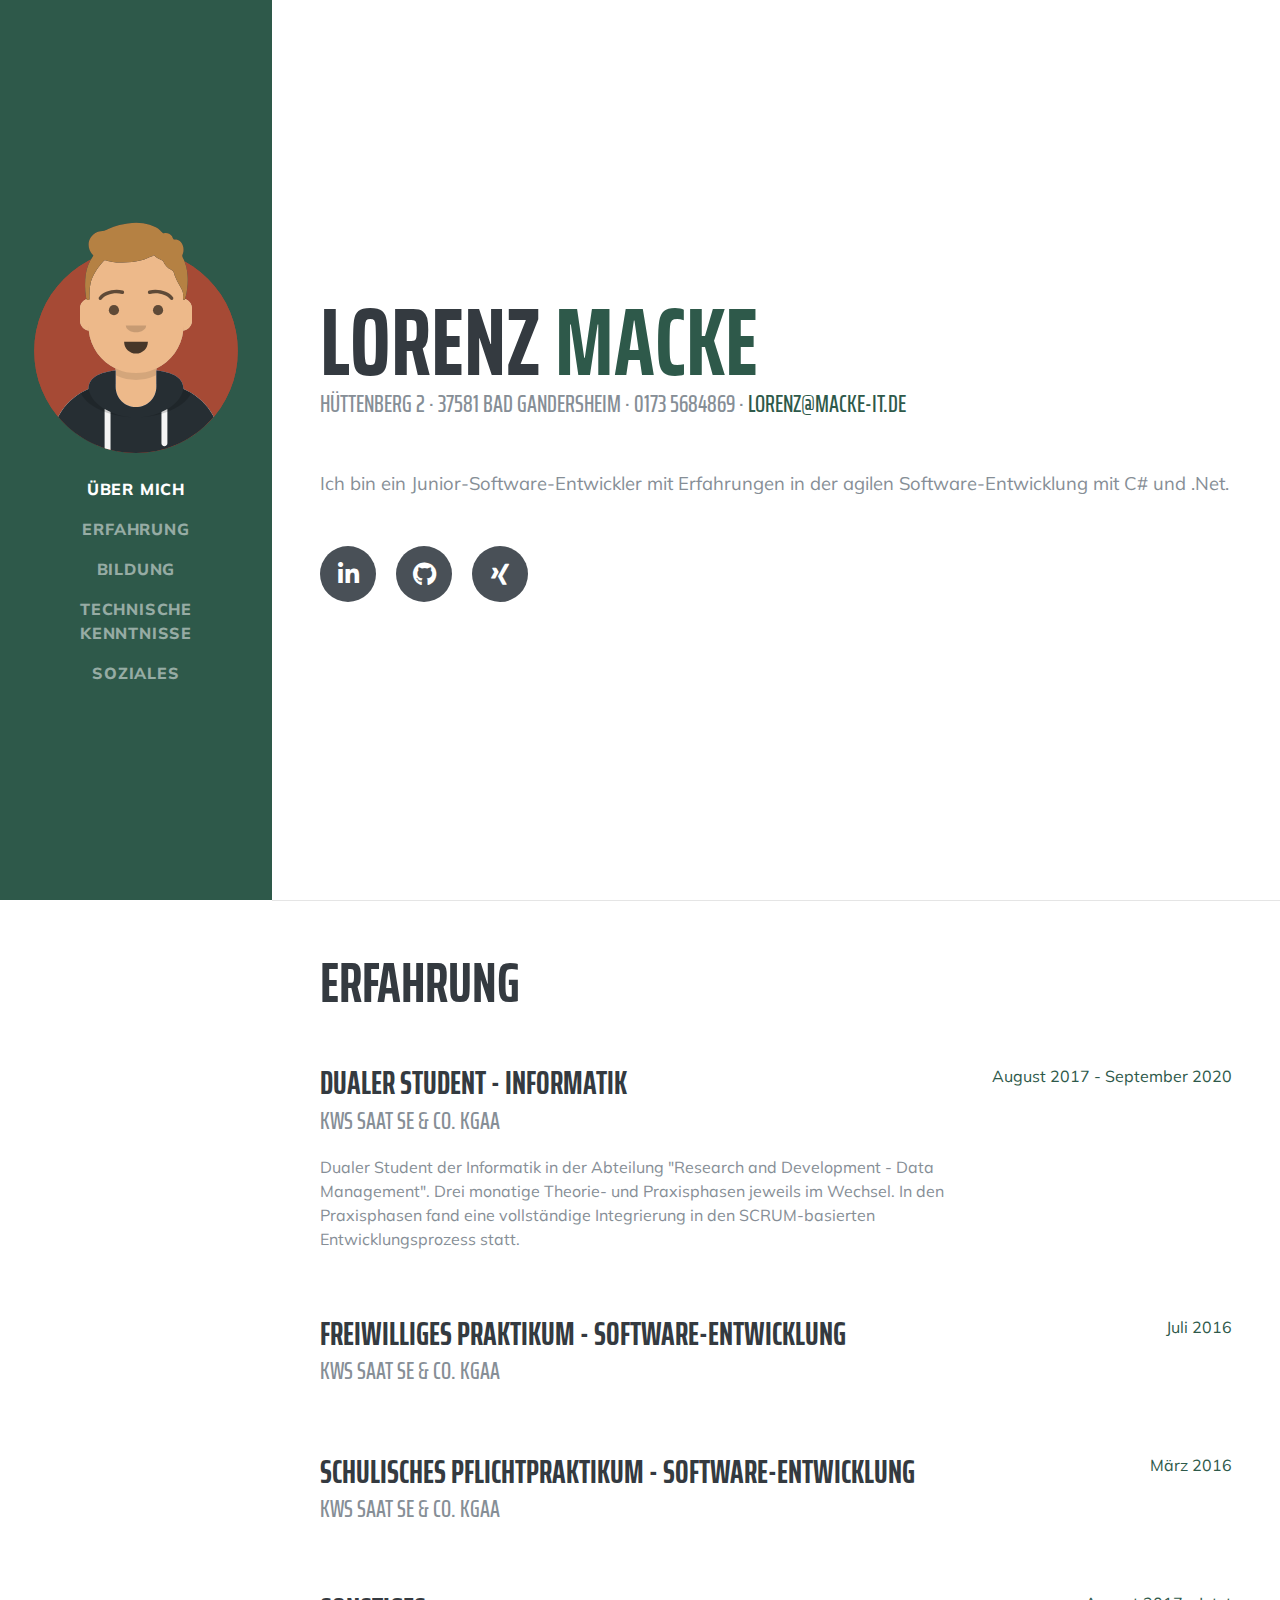
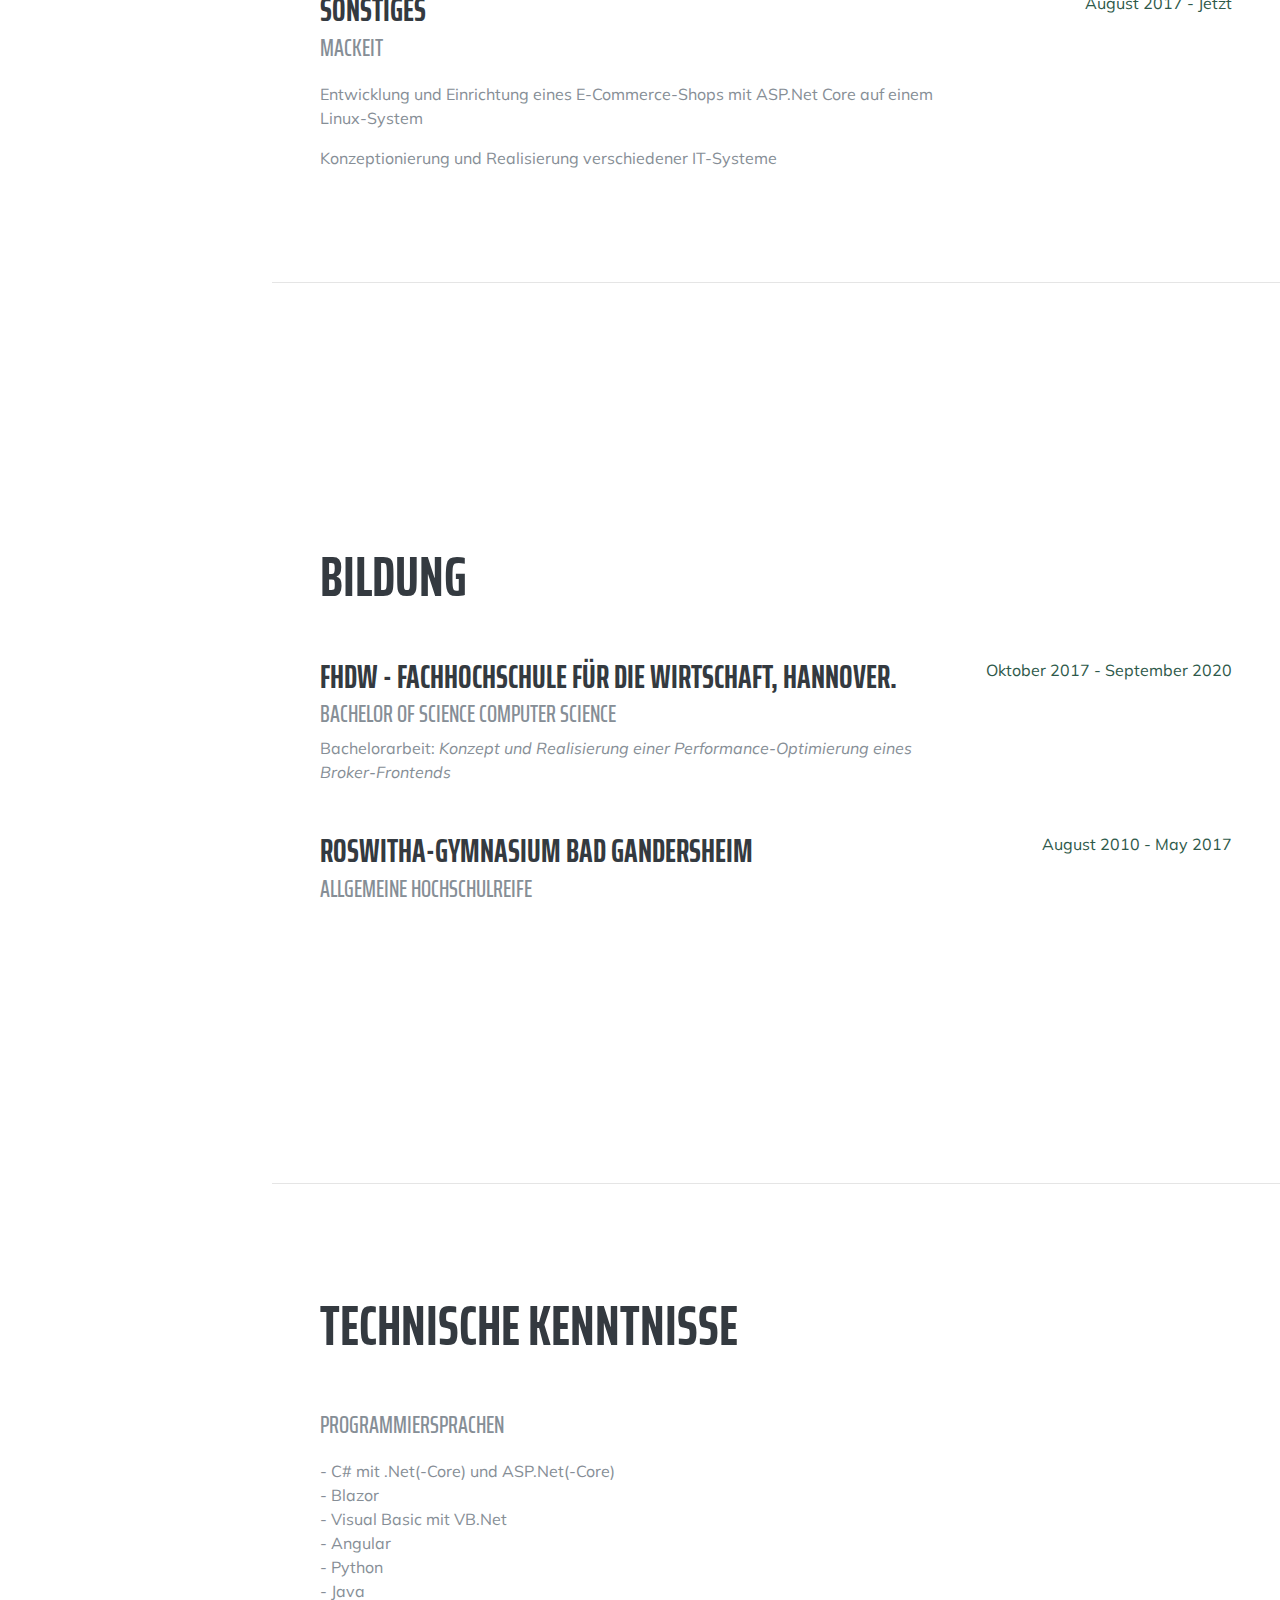
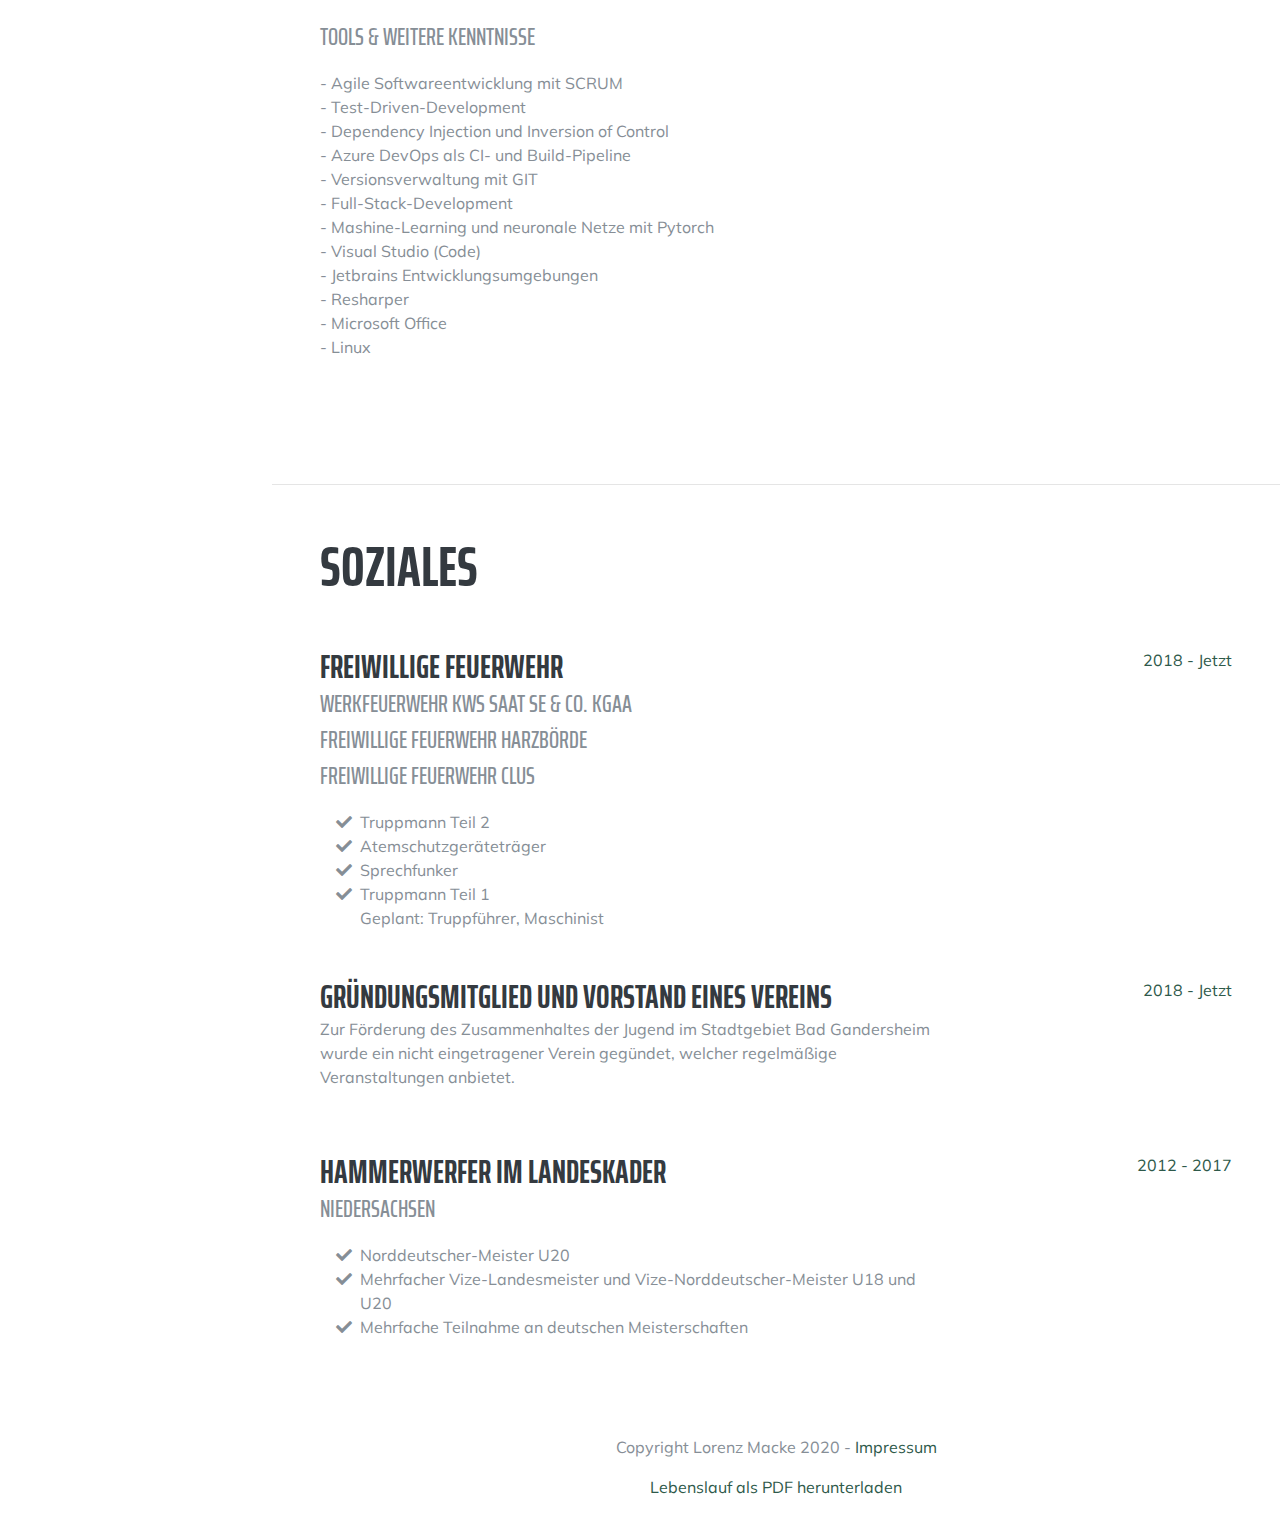
<file: index.html>
<!DOCTYPE html>
<html lang="de">

<head>

    <meta charset="utf-8">
    <meta name="viewport" content="width=device-width, initial-scale=1, shrink-to-fit=no">
    <meta name="description" content="Ich bin ein Junior-Software-Entwickler mit Erfahrung in Scrum mit C# und .Net im Großraum Hannover.">
    <meta name="author" content="Lorenz Macke">
    <meta name="robots" content="index, follow">

    <title>Lorenz Macke - Scrum C# Software-Entwickler</title>

    <link href="vendor/bootstrap/css/bootstrap.min.css" rel="stylesheet">
    <link href="https://fonts.googleapis.com/css?family=Saira+Extra+Condensed:500,700" rel="stylesheet">
    <link href="https://fonts.googleapis.com/css?family=Muli:400,400i,800,800i" rel="stylesheet">
    <link href="vendor/fontawesome-free/css/all.min.css" rel="stylesheet">
    <link href="css/resume.min.css" rel="stylesheet">

</head>

<body id="page-top">

    <nav class="navbar navbar-expand-lg navbar-dark bg-primary fixed-top" id="sideNav">
        <a class="navbar-brand js-scroll-trigger" href="#page-top">
            <span class="d-block d-lg-none">Lorenz Macke</span>
            <span class="d-none d-lg-block">
                <img class="img-fluid mx-auto mb-2" src="img/profile.svg" alt="">
            </span>
        </a>
        <button class="navbar-toggler" type="button" data-toggle="collapse" data-target="#navbarSupportedContent" aria-controls="navbarSupportedContent" aria-expanded="false" aria-label="Toggle navigation">
            <span class="navbar-toggler-icon"></span>
        </button>
        <div class="collapse navbar-collapse" id="navbarSupportedContent">
            <ul class="navbar-nav">
                <li class="nav-item">
                    <a class="nav-link js-scroll-trigger" href="#about">Über mich</a>
                </li>
                <li class="nav-item">
                    <a class="nav-link js-scroll-trigger" href="#experience">Erfahrung</a>
                </li>
                <li class="nav-item">
                    <a class="nav-link js-scroll-trigger" href="#education">Bildung</a>
                </li>
                <li class="nav-item">
                    <a class="nav-link js-scroll-trigger" href="#skills">Technische Kenntnisse</a>
                </li>
                <li class="nav-item">
                    <a class="nav-link js-scroll-trigger" href="#interests">Soziales</a>
                </li>
            </ul>
        </div>
    </nav>

    <div class="container-fluid p-0">

        <section class="resume-section p-3 p-lg-5 d-flex align-items-center" id="about">
            <div class="w-100">
                <h1 class="mb-0">Lorenz
                    <span class="text-primary">Macke</span>
                </h1>
                <div class="subheading mb-5">Hüttenberg 2 · 37581 Bad Gandersheim · 0173 5684869 ·
                    <a href="mailto:lorenz@macke-it.de">lorenz@macke-it.de</a>
                </div>
                <p class="lead mb-5">Ich bin ein Junior-Software-Entwickler mit Erfahrungen in der agilen Software-Entwicklung mit C# und .Net.</p>
                <div class="social-icons">
                    <a href="https://www.linkedin.com/in/lorenz-macke-b49b85171/">
                        <i class="fab fa-linkedin-in"></i>
                    </a>
                    <a href="https://github.com/CloudyDatFun">
                        <i class="fab fa-github"></i>
                    </a>
                    <a href="https://www.xing.com/profile/Lorenz_Macke2">
                        <i class="fab fa-xing"></i>
                    </a>
                </div>
            </div>
        </section>

        <hr class="m-0">

        <section class="resume-section p-3 p-lg-5 d-flex justify-content-center" id="experience">
            <div class="w-100">
                <h2 class="mb-5">Erfahrung</h2>
                <div class="resume-item d-flex flex-column flex-md-row justify-content-between mb-5">
                    <div class="resume-content">
                        <h3 class="mb-0">Dualer Student - Informatik</h3>
                        <div class="subheading mb-3">KWS SAAT SE & Co. KGaA</div>
                        <p>Dualer Student der Informatik in der Abteilung "Research and Development - Data Management". Drei monatige Theorie- und Praxisphasen jeweils im Wechsel. In den Praxisphasen fand eine vollständige Integrierung in den SCRUM-basierten
                            Entwicklungsprozess statt.</p>
                    </div>
                    <div class="resume-date text-md-right">
                        <span class="text-primary">August 2017 - September 2020</span>
                    </div>
                </div>

                <div class="resume-item d-flex flex-column flex-md-row justify-content-between mb-5">
                    <div class="resume-content">
                        <h3 class="mb-0">Freiwilliges Praktikum - Software-Entwicklung</h3>
                        <div class="subheading mb-3">KWS SAAT SE & Co. KGaA</div>
                    </div>
                    <div class="resume-date text-md-right">
                        <span class="text-primary">Juli 2016</span>
                    </div>
                </div>

                <div class="resume-item d-flex flex-column flex-md-row justify-content-between mb-5">
                    <div class="resume-content">
                        <h3 class="mb-0">Schulisches Pflichtpraktikum - Software-Entwicklung</h3>
                        <div class="subheading mb-3">KWS SAAT SE & Co. KGaA</div>
                    </div>
                    <div class="resume-date text-md-right">
                        <span class="text-primary">März 2016</span>
                    </div>
                </div>


                <div class="resume-item d-flex flex-column flex-md-row justify-content-between mb-5">
                    <div class="resume-content">
                        <h3 class="mb-0">Sonstiges</h3>
                        <div class="subheading mb-3">MackeIT</div>
                        <p>Entwicklung und Einrichtung eines E-Commerce-Shops mit ASP.Net Core auf einem Linux-System
                        </p>
                        <p>Konzeptionierung und Realisierung verschiedener IT-Systeme</p>
                    </div>
                    <div class="resume-date text-md-right">
                        <span class="text-primary">August 2017 - Jetzt</span>
                    </div>
                </div>

            </div>

        </section>

        <hr class="m-0">

        <section class="resume-section p-3 p-lg-5 d-flex align-items-center" id="education">
            <div class="w-100">
                <h2 class="mb-5">Bildung</h2>

                <div class="resume-item d-flex flex-column flex-md-row justify-content-between mb-5">
                    <div class="resume-content">
                        <h3 class="mb-0">FHDW - Fachhochschule für die Wirtschaft, Hannover.</h3>
                        <div class="subheading mb-1">Bachelor of Science Computer Science</div>
                        <div>Bachelorarbeit: <i>Konzept und Realisierung einer Performance-Optimierung eines Broker-Frontends</i>
                        </div>
                    </div>
                    <div class="resume-date text-md-right">
                        <span class="text-primary">Oktober 2017 - September 2020</span>
                    </div>
                </div>

                <div class="resume-item d-flex flex-column flex-md-row justify-content-between">
                    <div class="resume-content">
                        <h3 class="mb-0">Roswitha-Gymnasium Bad Gandersheim</h3>
                        <div class="subheading mb-3">Allgemeine Hochschulreife</div>
                    </div>
                    <div class="resume-date text-md-right">
                        <span class="text-primary">August 2010 - May 2017</span>
                    </div>
                </div>

            </div>
        </section>

        <hr class="m-0">

        <section class="resume-section p-3 p-lg-5 d-flex align-items-center" id="skills">
            <div class="w-100">
                <h2 class="mb-5">Technische Kenntnisse</h2>

                <div class="subheading mb-3">Programmiersprachen</div>
                <ul class="list-inline">
                    <li>
                        <i class="fa-li"></i>- C# mit .Net(-Core) und ASP.Net(-Core)
                    </li>
                    <li>
                        <i class="fa-li"></i>- Blazor
                    </li>
                    <li>
                        <i class="fa-li"></i>- Visual Basic mit VB.Net
                    </li>
                    <li>
                        <i class="fa-li"></i>- Angular
                    </li>
                    <li>
                        <i class="fa-li"></i>- Python
                    </li>
                    <li>
                        <i class="fa-li"></i>- Java
                    </li>
                </ul>

                <div class="subheading mb-3">Tools &amp; Weitere Kenntnisse</div>
                <ul class="list-inline">
                    <li>
                        <i class="fa-li"></i>- Agile Softwareentwicklung mit SCRUM
                    </li>
                    <li>
                        <i class="fa-li"></i>- Test-Driven-Development
                    </li>
                    <li>
                        <i class="fa-li"></i>- Dependency Injection und Inversion of Control
                    </li>
                    <li>
                        <i class="fa-li"></i>- Azure DevOps als CI- und Build-Pipeline
                    </li>
                    <li>
                        <i class="fa-li"></i>- Versionsverwaltung mit GIT
                    </li>
                    <li>
                        <i class="fa-li"></i>- Full-Stack-Development
                    </li>
                    <li>
                        <i class="fa-li"></i>- Mashine-Learning und neuronale Netze mit Pytorch
                    </li>
                    <li>
                        <i class="fa-li"></i>- Visual Studio (Code)
                    </li>
                    <li>
                        <i class="fa-li"></i>- Jetbrains Entwicklungsumgebungen
                    </li>
                    <li>
                        <i class="fa-li"></i>- Resharper
                    </li>
                    <li>
                        <i class="fa-li"></i>- Microsoft Office
                    </li>
                    <li>
                        <i class="fa-li"></i>- Linux
                    </li>
                </ul>
            </div>
        </section>

        <hr class="m-0">

        <section class="resume-section p-3 p-lg-5 d-flex justify-content-center" id="interests">
            <div class="w-100">
                <h2 class="mb-5">Soziales</h2>
                <div class="resume-item d-flex flex-column flex-md-row justify-content-between mb-5">
                    <div class="resume-content">
                        <h3 class="mb-0">Freiwillige Feuerwehr</h3>
                        <div class="subheading mb-0">Werkfeuerwehr KWS SAAT SE & Co. KGaA</div>
                        <div class="subheading mb-0">Freiwillige Feuerwehr Harzbörde</div>
                        <div class="subheading mb-3">Freiwillige Feuerwehr Clus</div>
                        <ul class="fa-ul mb-0">
                            <li>
                                <i class="fa-li fa fa-check"></i> Truppmann Teil 2
                            </li>
                            <li>
                                <i class="fa-li fa fa-check"></i> Atemschutzgeräteträger
                            </li>
                            <li>
                                <i class="fa-li fa fa-check"></i> Sprechfunker
                            </li>
                            <li>
                                <i class="fa-li fa fa-check"></i> Truppmann Teil 1
                            </li>
                            <li>
                                Geplant: Truppführer, Maschinist
                            </li>
                        </ul>
                    </div>
                    <div class="resume-date text-md-right">
                        <span class="text-primary">2018 - Jetzt</span>
                    </div>
                </div>

                <div class="resume-item d-flex flex-column flex-md-row justify-content-between mb-5">
                    <div class="resume-content">
                        <h3 class="mb-0">Gründungsmitglied und Vorstand eines Vereins</h3>
                        <p>
                            Zur Förderung des Zusammenhaltes der Jugend im Stadtgebiet Bad Gandersheim wurde ein nicht eingetragener Verein gegündet, welcher regelmäßige Veranstaltungen anbietet.
                        </p>
                    </div>
                    <div class="resume-date text-md-right">
                        <span class="text-primary">2018 - Jetzt</span>
                    </div>
                </div>

                <div class="resume-item d-flex flex-column flex-md-row justify-content-between mb-5">
                    <div class="resume-content">
                        <h3 class="mb-0">Hammerwerfer im Landeskader</h3>
                        <div class="subheading mb-3">Niedersachsen</div>
                        <ul class="fa-ul mb-0">
                            <li>
                                <i class="fa-li fa fa-check"></i> Norddeutscher-Meister U20
                            </li>
                            <li>
                                <i class="fa-li fa fa-check"></i> Mehrfacher Vize-Landesmeister und Vize-Norddeutscher-Meister U18 und U20
                            </li>
                            <li>
                                <i class="fa-li fa fa-check"></i> Mehrfache Teilnahme an deutschen Meisterschaften
                            </li>
                        </ul>
                    </div>
                    <div class="resume-date text-md-right">
                        <span class="text-primary">2012 - 2017</span>
                    </div>
                </div>

        </section>

        </div>

        <script src="vendor/jquery/jquery.min.js"></script>
        <script src="vendor/bootstrap/js/bootstrap.bundle.min.js"></script>

        <script src="vendor/jquery-easing/jquery.easing.min.js"></script>
        <script src="js/resume.min.js"></script>
</body>

<footer>
    <p>Copyright Lorenz Macke 2020 - <a href="impressum.html" title="Impressum">Impressum</a></p>
    <p><a href="pdf/CV_Website.pdf" title="Impressum">Lebenslauf als PDF herunterladen</a></p>
</footer>

</html>
</file>
<file: css/resume.min.css>
/*!
 * Start Bootstrap - Resume v5.0.8 (https://startbootstrap.com/template-overviews/resume)
 * Copyright 2013-2019 Start Bootstrap
 * Licensed under MIT (https://github.com/BlackrockDigital/startbootstrap-resume/blob/master/LICENSE)
 */

body {
    font-family: Muli, -apple-system, BlinkMacSystemFont, 'Segoe UI', Roboto, 'Helvetica Neue', Arial, sans-serif, 'Apple Color Emoji', 'Segoe UI Emoji', 'Segoe UI Symbol', 'Noto Color Emoji';
    padding-top: 54px;
    color: #868e96
}

footer {
    display: table;
    text-align: center;
    margin-left: auto;
    margin-right: auto;
}

@media (min-width:992px) {
    body {
        padding-top: 0;
        padding-left: 17rem
    }
}

h1,
h2,
h3,
h4,
h5,
h6 {
    font-family: 'Saira Extra Condensed', -apple-system, BlinkMacSystemFont, 'Segoe UI', Roboto, 'Helvetica Neue', Arial, sans-serif, 'Apple Color Emoji', 'Segoe UI Emoji', 'Segoe UI Symbol', 'Noto Color Emoji';
    font-weight: 700;
    text-transform: uppercase;
    color: #343a40
}

h1 {
    font-size: 6rem;
    line-height: 5.5rem
}

h2 {
    font-size: 3.5rem
}

h3 {
    font-size: 2rem
}

p.lead {
    font-size: 1.15rem;
    font-weight: 400
}

.subheading {
    text-transform: uppercase;
    font-weight: 500;
    font-family: 'Saira Extra Condensed', -apple-system, BlinkMacSystemFont, 'Segoe UI', Roboto, 'Helvetica Neue', Arial, sans-serif, 'Apple Color Emoji', 'Segoe UI Emoji', 'Segoe UI Symbol', 'Noto Color Emoji';
    font-size: 1.5rem
}

.social-icons a {
    display: inline-block;
    height: 3.5rem;
    width: 3.5rem;
    background-color: #495057;
    color: #fff!important;
    border-radius: 100%;
    text-align: center;
    font-size: 1.5rem;
    line-height: 3.5rem;
    margin-right: 1rem
}

.social-icons a:last-child {
    margin-right: 0
}

.social-icons a:hover {
    background-color: #2e594a
}

.dev-icons {
    font-size: 3rem
}

.dev-icons .list-inline-item i:hover {
    color: #2e594a
}

#sideNav .navbar-nav .nav-item .nav-link {
    font-weight: 800;
    letter-spacing: .05rem;
    text-transform: uppercase
}

#sideNav .navbar-toggler:focus {
    outline-color: #d48a6e
}

@media (min-width:992px) {
    #sideNav {
        text-align: center;
        position: fixed;
        top: 0;
        left: 0;
        display: flex;
        flex-direction: column;
        width: 17rem;
        height: 100vh
    }
    #sideNav .navbar-brand {
        display: flex;
        margin: auto auto 0;
        padding: .5rem
    }
    #sideNav .navbar-brand .img-profile {
        max-width: 10rem;
        max-height: 10rem;
        border: .5rem solid rgba(255, 255, 255, .2)
    }
    #sideNav .navbar-collapse {
        display: flex;
        align-items: flex-start;
        flex-grow: 0;
        width: 100%;
        margin-bottom: auto
    }
    #sideNav .navbar-collapse .navbar-nav {
        flex-direction: column;
        width: 100%
    }
    #sideNav .navbar-collapse .navbar-nav .nav-item {
        display: block
    }
    #sideNav .navbar-collapse .navbar-nav .nav-item .nav-link {
        display: block
    }
}

section.resume-section {
    padding-top: 5rem!important;
    padding-bottom: 5rem!important;
    max-width: 75rem
}

section.resume-section .resume-item .resume-date {
    min-width: none
}

@media (min-width:768px) {
    section.resume-section {
        min-height: 100vh
    }
    section.resume-section .resume-item .resume-date {
        min-width: 18rem
    }
}

@media (min-width:992px) {
    section.resume-section {
        padding-top: 3rem!important;
        padding-bottom: 3rem!important
    }
}

.bg-primary {
    background-color: #2e594a!important
}

.text-primary {
    color: #2e594a!important
}

a {
    color: #2e594a
}

a:active,
a:focus,
a:hover {
    color: #2e594a
}
</file>
